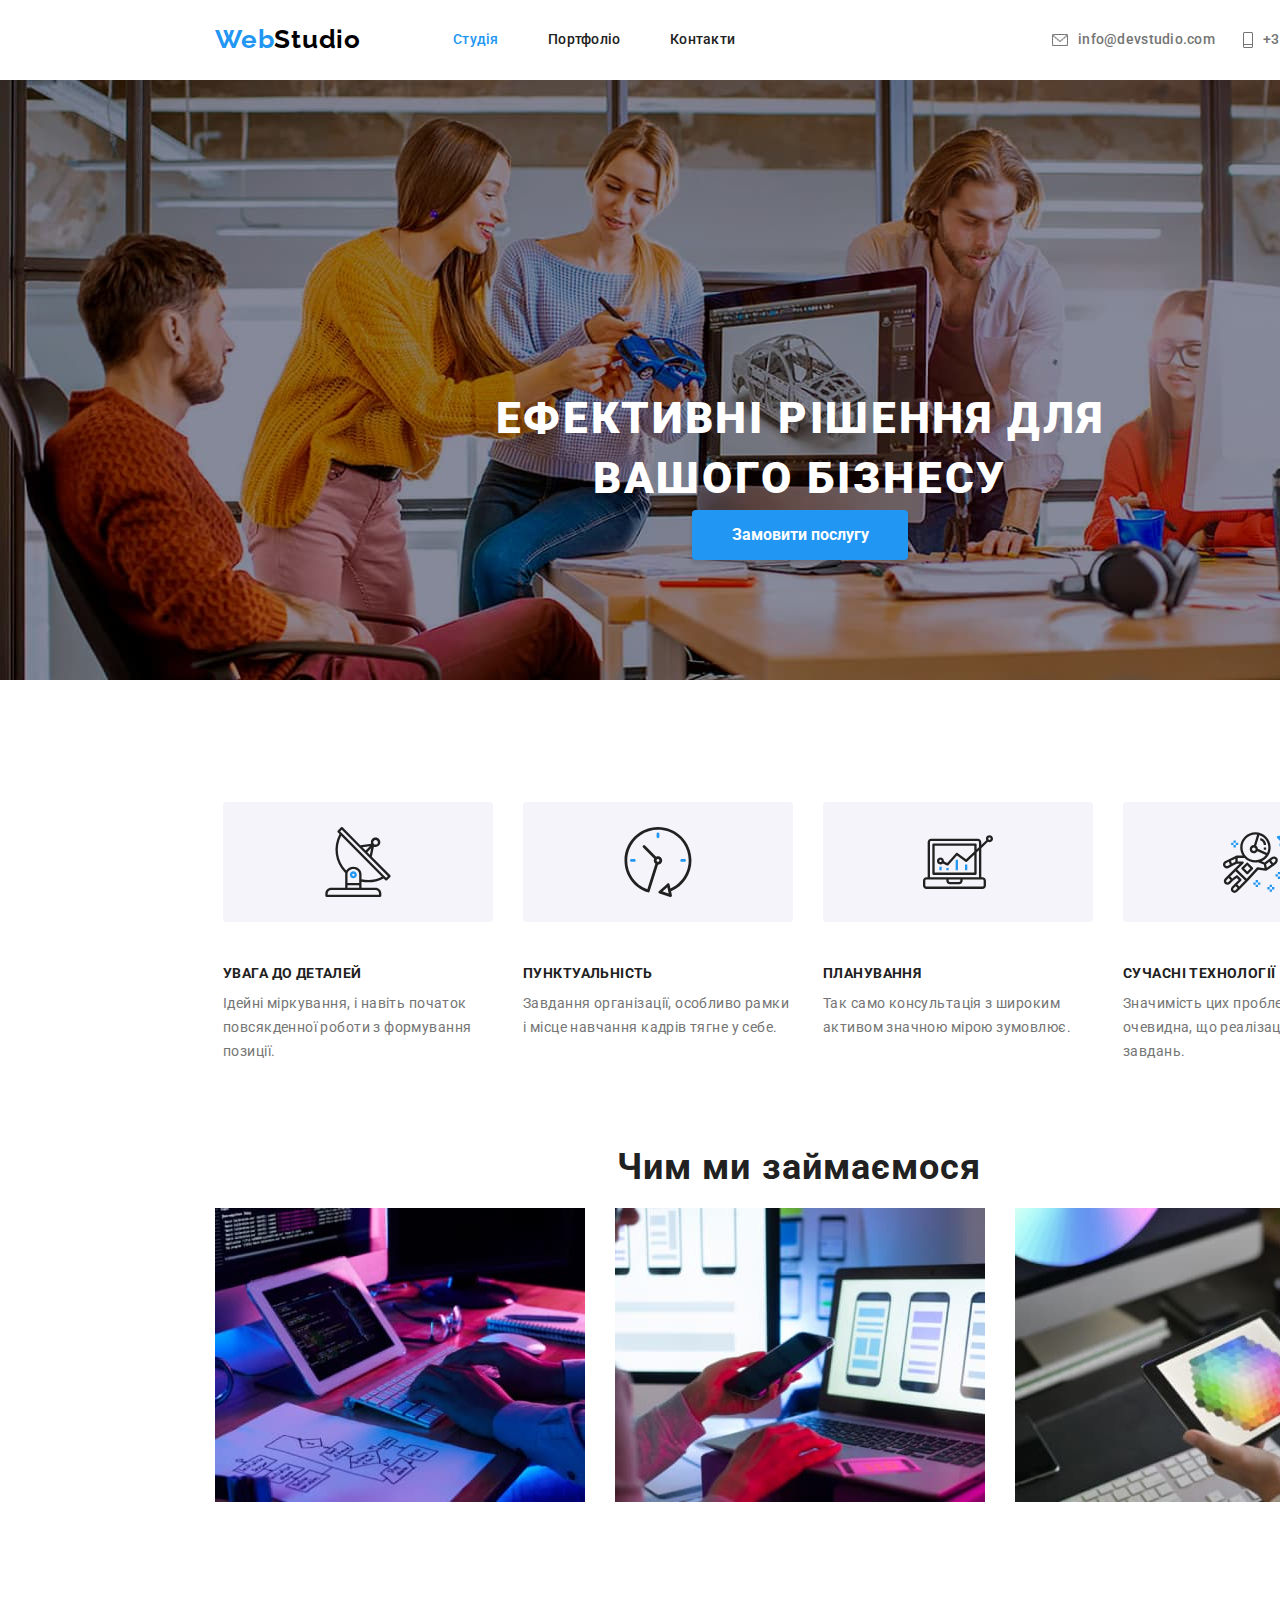
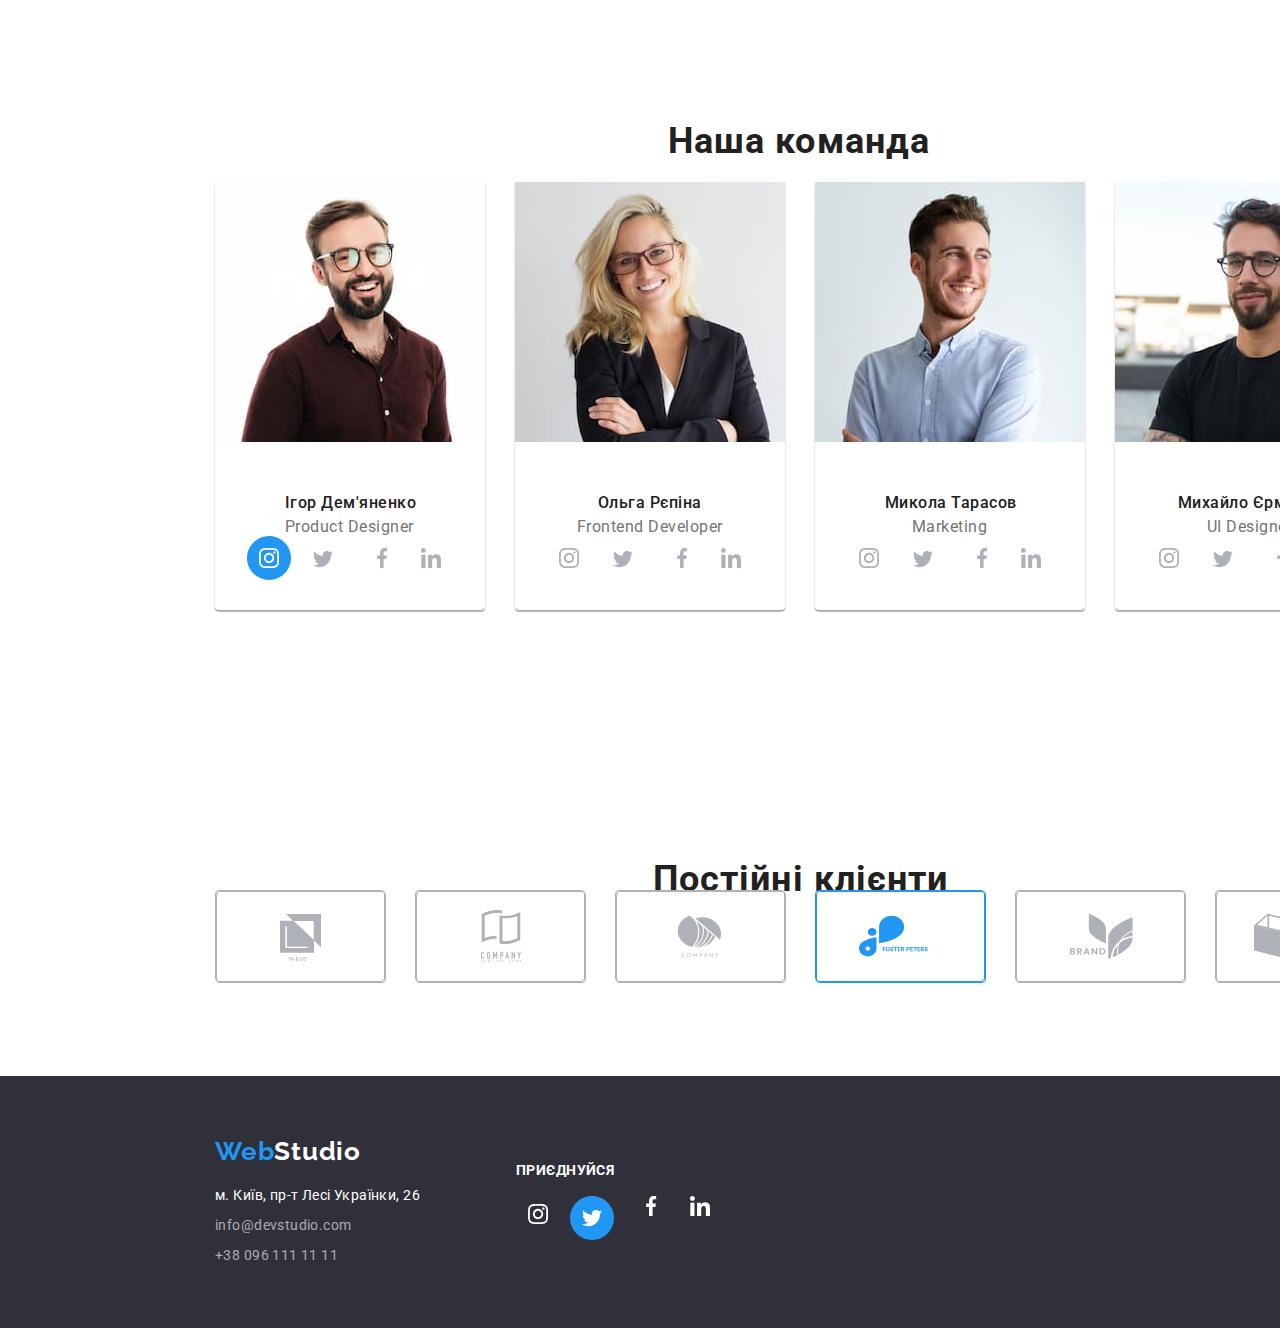
<file: index.html>
<!DOCTYPE html>
<html lang="uk">
<head>
  <meta charset="UTF-8">
  <meta http-equiv="X-UA-Compatible" content="IE=edge">
  <meta name="format-detection" content="telephone=no">
  <meta name="viewport" content="width=device-width, initial-scale=1.0, maximum-scale=1.0, user-scalable=no, shrink-to-fit=no">
  <link href="https://fonts.googleapis.com/css2?family=Roboto:wght@400;500;700&display=swap" rel="stylesheet">
  <link href="https://fonts.googleapis.com/css2?family=Raleway:wght@400;500;700&display=swap" rel="stylesheet">
  <link rel="stylesheet" href="styles/styles.css">
  <title>Main Page</title>
</head>

<body>
  <header>
    <nav>
      <a class="logo" href="index.html">Web<span class="logo_end">Studio</span></a>
      <ul>
        <li><a class="studio" href="#">Студія</a></li>
        <li><a class="portfolio" href="portfolio.html">Портфоліо</a>
        <li><a class="contact" href="#">Контакти</a></li>
      </ul>
    </nav>
    <ul>
      <li>
        <img class="mailIcon" src="./images/envelope.jpg" width="16" alt="лист">
        <a class="mail" href="mailto:info@devstudio.com">  info@devstudio.com </a>
      </li>
      <li>
        <img class="telIcon" src="./images/Vector.svg" width="10" height="16" alt="телефон">
        <a class="tel" href="tel:+380961111111">  +38 096 111 11 11</a>
      </li>
    </ul>

  </header>
  <main>
    <section class="overpick">
      <h1 class="efectText">Ефективні рішення для вашого бізнесу</h1>
      <img src="./images/Img back.jpg" width="1600" alt="Люди">
      <button class="btn" data-modal-open>Замовити послугу</button>
    </section>
    <section class="our_features">
      <h2 hidden>Наші особливості</h2>
      <ul>
        <li class="details">
         <h3>Увага до деталей</h3>
         <img class="overVec" src="./images/vector/Group1.svg" width="270"  alt="антена">
         <p class="text_features">Ідейні міркування, і навіть початок повсякденної роботи з формування позиції.</p>
        </li>
        <li class="punctuality">
          <h3>Пунктуальність</h3>
          <img class="overVec" src="./images/vector/Group2.svg" width="270" alt="годинник">
          <p class="text_features">Завдання організації, особливо рамки і місце навчання кадрів тягне у себе.</p>
        </li>
        <li class="plan">
          <h3 >Планування</h3>
          <img class="overVec" src="./images/vector/Group3.svg" width="270" alt="ком'ютер">

          <p class="text_features">Так само консультація з широким активом значною мірою зумовлює.</p>
        </li>
        <li class="modern">
          <h3>Сучасні технології</h3>
          <img class="overVec" src="./images/vector/Group4.svg" width="270" alt="космонавт">

          <p class="text_features">Значимість цих проблем настільки очевидна, що реалізація планових завдань.</p>
        </li>
      </ul>
    </section>
    <section class="work">
      <h2>Чим ми займаємося</h2>
      <ul>
        <li class="placeOne"> <img src="./images/img.jpg" width="370" alt="людина за комп'ютером"></li>
        <li class="placeTwo"><img src="./images/img1.jpg" width="370" alt="людина з телефоном"></li>
        <li class="placeThree"><img src="./images/img2.jpg" width="370" alt="людина за планшетом"></li>
      </ul>
    </section>
    <section class="team">
      <h2 class="team_w">Наша команда</h2>
      <ul>
        <li class="cardOne">
          <img src="./images/igor.jpg" width="270" alt="Ігор">
         <h4 class="nameOne">Ігор Дем'яненко</h4>
         <p class="jobOne">Product Designer</p>
      
         <a class="inst"href="#"><img src="./images/instagram.svg" alt="instagram"></a>
         <a class="twit" href="#"><img src="./images/twitter.svg" alt="twitter"></a>
         <a class="faceb" href="#"><img src="./images/facebook.svg" alt="Facebook"></a>
         <a class="linke" href="#"><img src="./images/linkedin.svg" alt="linkedin"></a>

        
        </li>
        <li class="cardTwo">
          <img src="./images/olga.jpg" width="270" alt="Ольга">
          <h4 class="nameTwo">Ольга Рєпіна</h4>
          <p class="jobTwo">Frontend Developer</p>
          <a class="inst2"href="#"><img src="./images/instagram2.svg" alt="instagram"></a>
          <a class="twit" href="#"><img src="./images/twitter.svg" alt="twitter"></a>
          <a class="faceb" href="#"><img src="./images/facebook.svg" alt="Facebook"></a>
          <a class="linke" href="#"><img src="./images/linkedin.svg" alt="linkedin"></a>

        </li>
        <li class="cardThree">
          <img src="./images/mykola.jpg" width="270" alt="Микола">
          <h4 class="nameThree">Микола Тарасов</h4>
          <p class="jobThree">Marketing</p>
          <a class="inst2"href="#"><img src="./images/instagram2.svg" alt="instagram"></a>
          <a class="twit" href="#"><img src="./images/twitter.svg" alt="twitter"></a>
          <a class="faceb" href="#"><img src="./images/facebook.svg" alt="Facebook"></a>
          <a class="linke" href="#"><img src="./images/linkedin.svg" alt="linkedin"></a>

        </li>
        <li class="cardFour">
          <img src="./images/myhaylo.jpg" width="270" alt="Михайло">
          <h4 class="nameFour">Михайло Єрмаков</h4>
          <p class="jobFour">UI Designer</p>
          <a class="inst2"href="#"><img src="./images/instagram2.svg" alt="instagram"></a>
          <a class="twit" href="#"><img src="./images/twitter.svg" alt="twitter"></a>
          <a class="faceb" href="#"><img src="./images/facebook.svg" alt="Facebook"></a>
          <a class="linke" href="#"><img src="./images/linkedin.svg" alt="linkedin"></a>

        </li>
      </ul>
    </section>
    <section >
      <ul>
        <li><h5 class="client">Постійні клієнти</h5></li>
        <li><a class="client1"href="#"><img src="./images/vector/Client1.svg" width="170" height="92" alt="Клієнт 1"></a></li>
        <li><a class="client2"href="#"><img src="./images/vector/Client2.svg" width="170" height="92" alt="Клієнт 2"></a></li>
        <li><a class="client3"href="#"><img src="./images/vector/Client3.svg" width="170" height="92" alt="Клієнт 3"></a></li>
        <li><a class="client4"href="#"><img src="./images/vector/Client4.svg" width="170" height="92" alt="Клієнт 4"></a></li>
        <li><a class="client5"href="#"><img src="./images/vector/Client5.svg" width="170" height="92" alt="Клієнт 5"></a></li>
        <li><a class="client6"href="#"><img src="./images/vector/Client6.svg" width="170" height="92" alt="Клієнт 6"></a></li>
      </ul>
    </section>
  </main>
            
  <footer>
    <a class="logo_foot" href="index.html">Web<span class="logo_endF">Studio</span></a>
    <address>
      <ul class="address">
        <li><a class="street" href="https://goo.gl/maps/CPtrU1FHBa2aNyZL9" target="_blank" rel="noopener noreferrer nofollow">м. Київ, пр-т Лесі Українки, 26</a></li>
        <li><a class="mail_foot" href="mailto:info@devstudio.com">info@devstudio.com</a></li>
        <li><a class="tel_foot" href="tel:+380961111111">+38 096 111 11 11</a></li>
      </ul>
    </address>
    <h3 class="conect">Приєднуйся</h3>
    <ul class="social">
      <li><a class="instF"href="#"><img src="./images/instagramF.svg" alt="instagram"></a></li>
        <li></li><a class="twitF" href="#"><img src="./images/twitterF.svg" alt="twitter"></a></li>
        <li></li><a class="facebF" href="#"><img src="./images/facebookF.svg" alt="Facebook"></a></li>
        <li></li><a class="linkF" href="#"><img src="./images/linkedinF.svg" alt="linkedin"></a></li>
    </ul>
 </footer>
</body>
</html>
</file>
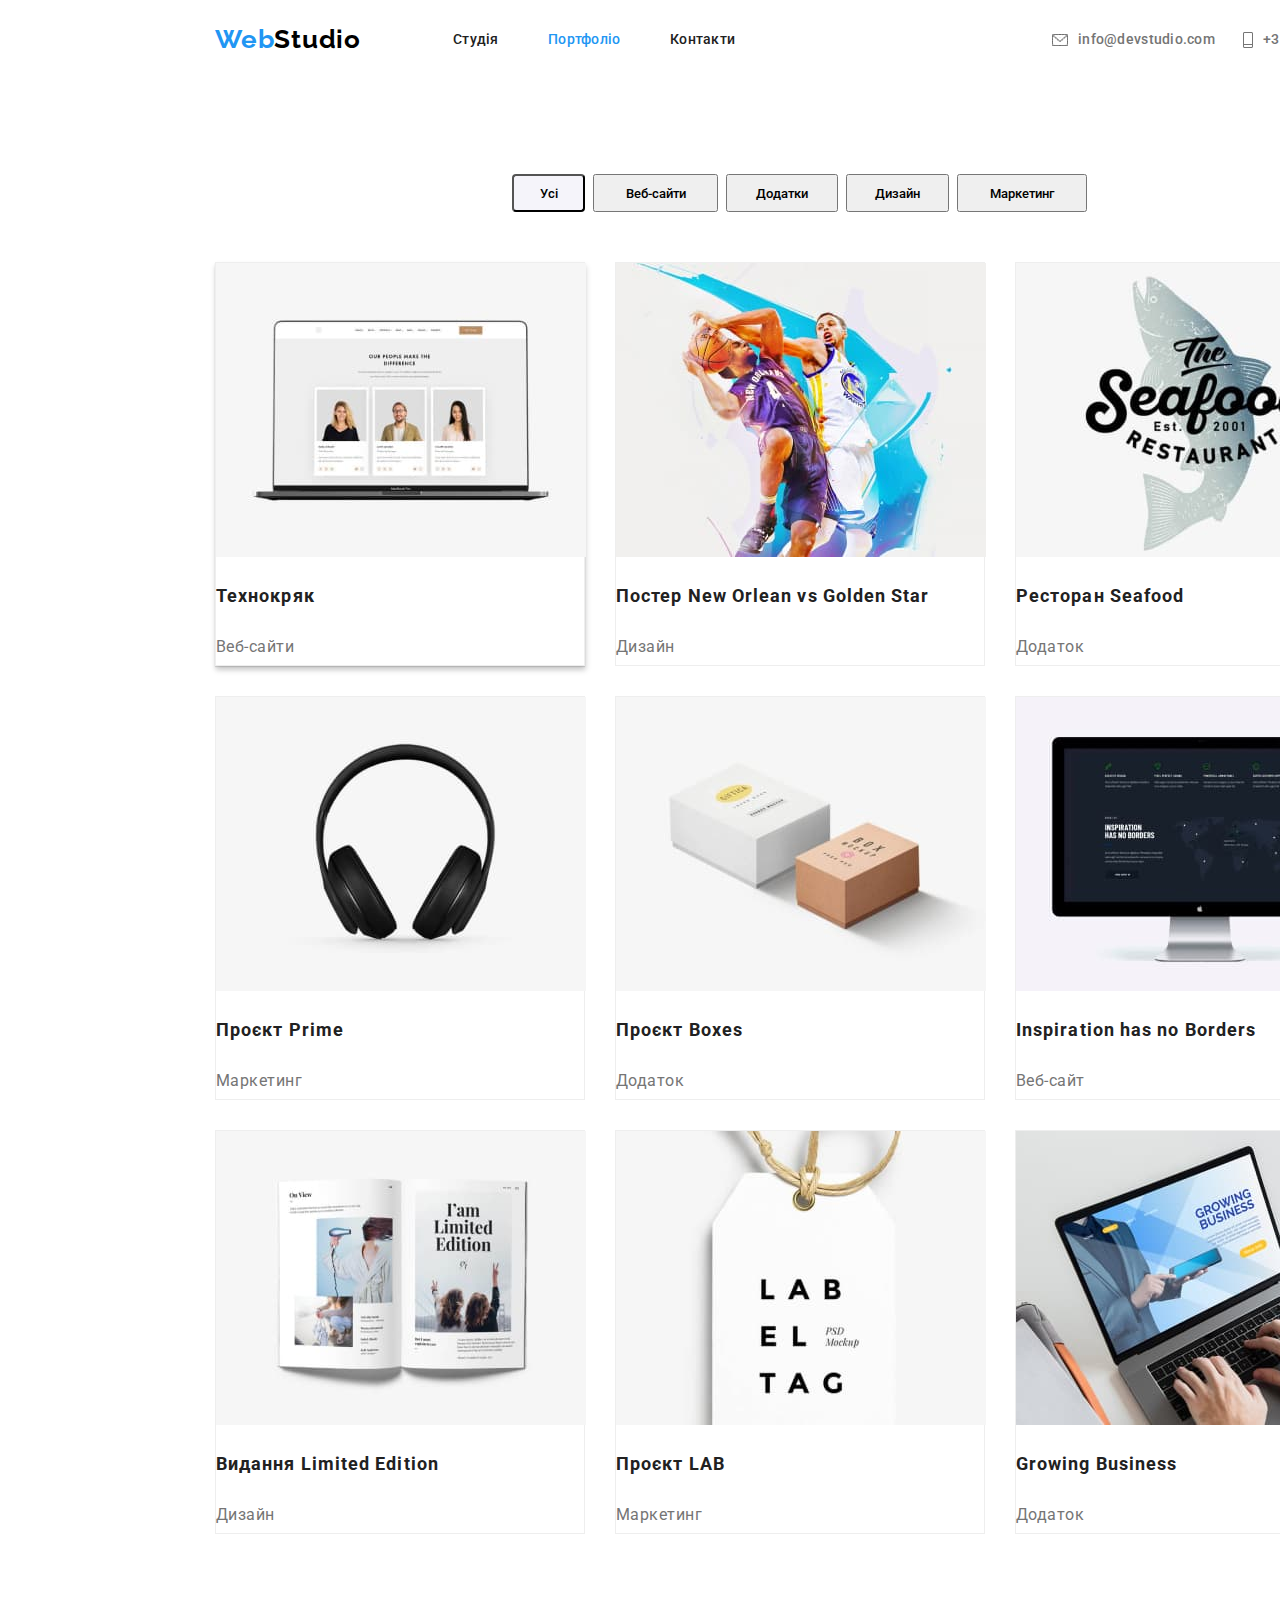
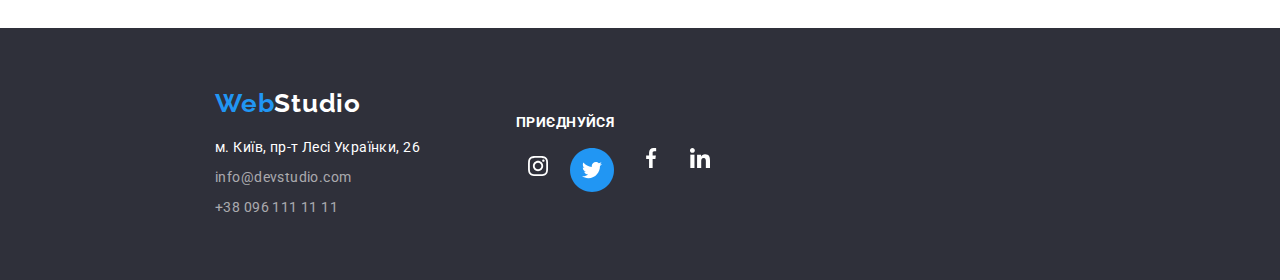
<file: portfolio.html>
<!DOCTYPE html>
<html lang="en">
<head>
    <meta charset="UTF-8">
    <meta http-equiv="X-UA-Compatible" content="IE=edge">
    <meta name="viewport" content="width=device-width, initial-scale=1.0">
    <link href="https://fonts.googleapis.com/css2?family=Roboto:wght@400;500;700&display=swap" rel="stylesheet">
    <link href="https://fonts.googleapis.com/css2?family=Raleway:wght@400;500;700&display=swap" rel="stylesheet">
    <link rel="stylesheet" href="styles/stylec_portfolio.css">
    <title>portfolio</title>
</head>
<body>
  <header>
    <nav>
      <a class="logo" href="index.html">Web<span class="logo_end">Studio</span></a>
      <ul>
        <li><a class="studio" href="index.html">Студія</a></li>
        <li><a class="portfolio" href="portfolio.html">Портфоліо</a>
        <li><a class="contact" href="#">Контакти</a></li>
      </ul>
    </nav>
    <ul>
      <li>
        <img class="mailIcon" src="./images/envelope.jpg" width="16" alt="лист">
        <a class="mail" href="mailto:info@devstudio.com">  info@devstudio.com </a>
      </li>
      <li>
        <img class="telIcon" src="./images/Vector.svg" width="10" height="16" alt="телефон">
        <a class="tel" href="tel:+380961111111">  +38 096 111 11 11</a>
      </li>
    </ul>
  </header>
    
  <main>
    <section class="bn">
      <h2 hidden >Фільтр</h2>
      <ul>
        <li><button class="bn1" type="button">Усі</button></li>
        <li><button class="bn2"type="button">Веб-сайти</button></li>
        <li><button class="bn3"type="button">Додатки</button></li>
        <li><button class="bn4"type="button">Дизайн</button></li>
        <li><button class="bn5"type="button">Маркетинг</button></li>
      </ul>
    </section>
    <section class="pn">
      <h3 hidden>Послуги</h3>
      <ul>
        <li class="tehno">
          <img src="./images/tehnokryak.jpg" width="370" alt="Технокряк">
          <h3>Технокряк</h3>
          <p>Веб-сайти</p>
        </li>
        <li class="poster">
          <img src="./images/poster.jpg" width="370" alt="Постер">
          <h3>Постер New Orlean vs Golden Star</h3>
          <p>Дизайн</p>
        </li>
        <li class="seafood">
          <img src="./images/seafood.jpg" width="370" alt="Ресторан">
          <h3>Ресторан Seafood</h3>
          <p>Додаток</p>
        </li>
        <li class="prime"><img src="./images/prime.jpg" width="370" alt="Проект">
          <h3>Проєкт Prime</h3>
          <p>Маркетинг</p>
        </li>
        <li class="boxes"><img src="./images/boxes.jpg" width="370" alt="Коробки">
          <h3>Проєкт Boxes</h3>
          <p>Додаток</p>
        </li>
        <li class="borders"><img src="./images/borders.jpg" width="370" alt="Комп'ютер"> 
          <h3> Inspiration has no Borders </h3>
          <p>Веб-сайт</p>
        </li>
        <li class="edit"><img src="./images/edit.jpg" width="370" alt="Книга"> 
          <h3> Видання Limited Edition </h3>
          <p>Дизайн</p>
        </li>
        <li class="lab"><img src="./images/lab.jpg" width="370" alt="Бірка"> 
          <h3>Проєкт LAB</h3>
          <p>Маркетинг</p>
        </li>
        <li class="business"><img src="./images/business.jpg" width="370" alt="Ноутбук"> 
          <h3> Growing Business </h3>
          <p>Додаток</p>
        </li>
      </ul>
    </section>
  </main>
  <footer>
    <a class="logo_foot" href="index.html">Web<span class="logo_endF">Studio</span></a>
    <address>
      <ul class="address">
        <li><a class="street" href="https://goo.gl/maps/CPtrU1FHBa2aNyZL9" target="_blank" rel="noopener noreferrer nofollow">м. Київ, пр-т Лесі Українки, 26</a></li>
        <li><a class="mail_foot" href="mailto:info@devstudio.com">info@devstudio.com</a></li>
        <li><a class="tel_foot" href="tel:+380961111111">+38 096 111 11 11</a></li>
      </ul>
    </address>
    <h3 class="conect">Приєднуйся</h3>
    <ul class="social">
      <li><a class="instF"href="#"><img src="./images/instagramF.svg" alt="instagram"></a></li>
      <li></li><a class="twitF" href="#"><img src="./images/twitterF.svg" alt="twitter"></a></li>
      <li></li><a class="facebF" href="#"><img src="./images/facebookF.svg" alt="Facebook"></a></li>
      <li></li><a class="linkF" href="#"><img src="./images/linkedinF.svg" alt="linkedin"></a></li>
    </ul>
  </footer>
</body>
</html>
</file>
<file: styles/styles.css>
:root{
    --main-font: 'Roboto', sana-serif;
    --main-light: #fff;
    --main-dark: #000;
    --main-color-font: #8F95A5;
    --secondary-color: #212121;
    --back-color: #F5F4FA;
    --main-back: #2196F3;}
.link{
    text-decoration: none;
    font-style: normal;
}
li {list-style-type: none;}
body{
    font-family: 'Roboto', sans-serif;
    font-size: 14px;
    letter-spacing: 0.03em;
    color: var(--main-color-font);
    background: var(--main-light);
}

/*header*/

.logo {
    position: absolute;
    width: 145px;
    height: 31px;
    left: 215px;
    top: 24px;
    font-family: 'Raleway';
    font-weight: 700;
    font-size: 26px;
    line-height: 1.2;
    letter-spacing: 0.03em;
    color: var(--main-back);
    text-decoration: none;}
.logo_end {
    color: var(--main-dark)}

.studio  {
    width: 45px;
    left: 453px;
    color: var(--main-back);
    position: absolute;
    height: 16px;
    top: 32px;
    font-weight: 500;
    font-size: 14px;
    line-height: 1.14;
    letter-spacing: 0.02em;
    text-decoration: none; }
.studio:hover{color: var(--main-back);}
.portfolio {
    width: 72px;
    left: 548px;
    color: var(--secondary-color);
    position: absolute;
    height: 16px;
    top: 32px;
    font-weight: 500;
    font-size: 14px;
    line-height: 1.14;
    letter-spacing: 0.02em;
    text-decoration: none; }
.portfolio:hover{color: var(--main-back);}
.contact{
    position: absolute;
    width: 64px;
    height: 16px;
    left: 670px;
    top: 32px;
    font-weight: 500;
    font-size: 14px;
    line-height: 1.14;
    letter-spacing: 0.02em;
    color: var(--secondary-color);
    text-decoration: none;}
.contact:hover{color: var(--main-back);}
.mail{
    position: absolute;
    width: 135px;
    height: 16px;
    left: 1078px;
    top: 32px;
    font-weight: 500;
    font-size: 14px;
    line-height: 1.14;
    letter-spacing: 0.02em;
    color: #757575;
    text-decoration: none;}
.mail:hover{color: var(--main-back);}
.tel{
    position: absolute;
    width: 122px;
    height: 16px;
    left: 1263px;
    top: 32px;
    font-weight: 500;
    font-size: 14px;
    line-height: 1.14;
    letter-spacing: 0.02em;
    color: #757575;
    text-decoration: none;}
.tel:hover{color: var(--main-back);}
.mailIcon{
    position: absolute;
    left: 1052px;
    right: 532px;
    top: 34px;
    bottom: 34px;
    background: var(--main-back)}
.telIcon{
    position: absolute;
    left: 1243px;
    right: 347px;
    top: 32px;
    bottom: 32px;}

/* Ефективні рішення для вашого бізнесу  */
.overpick {
    position: absolute;
    width: 1600px;
    height: 600px;
    left: 0px;
    top: 80px;
    background: rgba(47, 48, 58, 0.4);
}
.efectText {
    position: absolute;
    width: 696px;
    height: 120px;
    left: 452px;
    top: 280px;

    font-weight: 900;
    font-size: 44px;
    line-height: 1.36;
    text-align: center;
    letter-spacing: 0.06em;
    text-transform: uppercase;
    color: var(--main-light);
}
.btn{position: absolute;
    width: 216px;
    height: 50px;
    left: 692px;
    top: 430px;
    text-decoration:none;
    cursor:pointer;
    font-weight:700;
    line-height:1.87;
    font-size:16px;
    border-radius:4px;
    color: var(--main-light);
    font-family: 'Roboto';
    background-color: var(--main-back);
    border:none;
    box-shadow: 0px 4px 4px rgba(0, 0, 0, 0.15);
    border-radius: 4px;}
.btn:hover{

    background-color: #2196F3;;
}
/* Особливості*/
.our_features {
    position: absolute;
/*    width: 1170px;
    height: 248px;
    left: 215px;
    top: 774px;
*/
}
.details{
    position: absolute;
    left: 215px;

}
.overVec {
    position: absolute;
    width: 270px;
    height: 120px;
    top: 774px;
    background: var(--back-color);
    border-radius: 4px;
}

h3{
    position: absolute;
    width: 270px;
    height: 16px;
    top: 924px;

    font-weight: 700;
    font-size: 14px;
    line-height: 1.12;
    letter-spacing: 0.03em;
    text-transform: uppercase;
    color: var(--secondary-color);}
.text_features{
    position: absolute;
    width: 270px;
    height: 72px;
    top: 950px;

    font-weight: 400;
    font-size: 14px;
    line-height: 1.71;
    letter-spacing: 0.03em;
    color: #757575;
}


.punctuality{position: absolute;
    left: 515px;}

.plan{position: absolute;
    left: 815px;}

.modern{position: absolute;
    left: 1115px;}

h2{
    position: absolute;

    left: 617px;
    top: 1116px;
    
    font-weight: 700;
    font-size: 36px;
    line-height: 1.17;
    text-align: center;
    letter-spacing: 0.03em;
    color: var(--secondary-color)}

.placeOne{
    position: absolute; 
    top: 1208px;
    left: 215px;
    mix-blend-mode: normal;}
.placeTwo{
    position: absolute;
    left: 615px;
    top: 1208px;}
.placeThree{
    position: absolute;
    left: 1015px;
    top: 1208px;}

/**/
.team {
    background: var(--back-color);}
.team_w{
    position: absolute;
    left: 668px;
    top: 1690px;

    font-weight: 700;
    font-size: 36px;
    line-height: 1.17;
    text-align: center;
    letter-spacing: 0.03em;
    color: var(--secondary-color);}
.cardOne{
    position: absolute;
    width: 270px;
    height: 428px;
    left: 215px;
    top: 1782px;
    background: var(--main-light);
    box-shadow: 0px 1px 3px rgba(0, 0, 0, 0.12), 0px 1px 1px rgba(0, 0, 0, 0.14), 0px 2px 1px rgba(0, 0, 0, 0.2);
    border-radius: 0px 0px 4px 4px;  
}
.cardTwo{
    position: absolute;
    width: 270px;
    height: 428px;
    left: 515px;
    top: 1782px; 
    background: var(--main-light);   
    box-shadow: 0px 1px 3px rgba(0, 0, 0, 0.12), 0px 1px 1px rgba(0, 0, 0, 0.14), 0px 2px 1px rgba(0, 0, 0, 0.2);
    border-radius: 0px 0px 4px 4px;
}
.cardThree{
    position: absolute;
    width: 270px;
    height: 428px;
    left: 815px;
    top: 1782px;
    background: var(--main-light);
    box-shadow: 0px 1px 3px rgba(0, 0, 0, 0.12), 0px 1px 1px rgba(0, 0, 0, 0.14), 0px 2px 1px rgba(0, 0, 0, 0.2);
    border-radius: 0px 0px 4px 4px; 
}
.cardFour{
    position: absolute;
    width: 270px;
    height: 428px;
    left: 1115px;
    top: 1782px;   
    background: var(--main-light);
    box-shadow: 0px 1px 3px rgba(0, 0, 0, 0.12), 0px 1px 1px rgba(0, 0, 0, 0.14), 0px 2px 1px rgba(0, 0, 0, 0.2);
    border-radius: 0px 0px 4px 4px;
}
.nameOne{position: absolute;
    
    height: 19px;
    left: 70px;
    top: 290px;

    font-weight: 500;
    font-size: 16px;
    line-height: 1.19;

    text-align: center;
    letter-spacing: 0.03em;
    color: var(--secondary-color);
}
.jobOne{
    position: absolute;
    
    height: 19px;
    left: 70px;
    top: 319px;
    font-weight: 400;
    font-size: 16px;
    line-height: 1.19;
    text-align: center;
    letter-spacing: 0.03em;  
    color: #757575;}
.nameTwo{position: absolute;
    
    height: 19px;
    left: 83px;
    top: 290px;
    font-weight: 500;
    font-size: 16px;
    line-height: 1.19;

    text-align: center;
    letter-spacing: 0.03em;
    
    color: var(--secondary-color);
}
.jobTwo{position: absolute;
    
    height: 19px;
    left: 62px;
    top: 319px;
    font-weight: 400;
    font-size: 16px;
    line-height: 1.19;
    text-align: center;
    letter-spacing: 0.03em;
    color: #757575; 
}
.nameThree{position: absolute;
 
    left: 70px;
    top: 290px;

    font-weight: 500;
    font-size: 16px;
    line-height: 1.19;
    text-align: center;
    letter-spacing: 0.03em;
    color: var(--secondary-color);
}
.jobThree{position: absolute;
    
    height: 19px;
    left: 97px;
    top: 319px;
    font-weight: 400;
    font-size: 16px;
    line-height: 1.19;
    text-align: center;
    letter-spacing: 0.03em;
    color: #757575;}
.nameFour{position: absolute;
    height: 19px;
    left: 63px;
    top: 290px;

    font-weight: 500;
    font-size: 16px;
    line-height: 1.19;
    text-align: center;
    letter-spacing: 0.03em;
    color: var(--secondary-color)}
.jobFour{position: absolute;
    
    height: 19px;
    left: 92px;
    top: 319px;
 
    font-weight: 400;
    font-size: 16px;
    line-height: 1.19;

    text-align: center;
    letter-spacing: 0.03em;
    color: #757575;
}
.inst{
    position: absolute;
    left: 32px;
    top: 354px;
}
.twit{
    position: absolute;
    left: 98px;
    top: 368px;
}
.faceb{
    position: absolute;
    left: 157px;
    top: 366px;
}
.linke{    position: absolute;
    left: 206px;
    top: 366px;}

.inst2{
    position: absolute;
    left: 44px;
    top: 366px;}
/**/

.client {
    position: absolute;
    left: 653px;
    top: 2398px;
  
    font-weight: 700;
    font-size: 36px;
    line-height: 1.17;
    text-align: center;
    letter-spacing: 0.03em;
    
    color: var(--secondary-color);
}
.client1{
    box-sizing: border-box;

    position: absolute;
    width: 170px;
    height: 92px;
    left: 215px;
    top: 2490px;
    
    border: 1px solid #AFB1B8;
    border-radius: 4px;}
.client2{
    box-sizing: border-box;

    position: absolute;
    width: 170px;
    height: 92px;
    left: 415px;
    top: 2490px;
    
    border: 1px solid #AFB1B8;
    border-radius: 4px;
}
.client3{
    box-sizing: border-box;

    position: absolute;
    width: 170px;
    height: 92px;
    left: 615px;
    top: 2490px;
    
    border: 1px solid #AFB1B8;
    border-radius: 4px;
}
.client4{
    box-sizing: border-box;

    position: absolute;
    width: 170px;
    height: 92px;
    left: 815px;
    top: 2490px;
    
    border: 1px solid var(--main-back);
    border-radius: 4px;
}
.client5{

    box-sizing: border-box;

    position: absolute;
    width: 170px;
    height: 92px;
    left: 1015px;
    top: 2490px;
    
    border: 1px solid #AFB1B8;
    border-radius: 4px;
}
.client6{
    box-sizing: border-box;

    position: absolute;
    width: 170px;
    height: 92px;
    left: 1215px;
    top: 2490px;
    
    border: 1px solid #AFB1B8;
    border-radius: 4px;
}

/**/
footer {
    position: absolute;
    width: 1600px;
    height: 252px;
    left: 0px;
    top: 2676px;
    background: #2F303A;
}
.logo_foot{
    position: absolute;
    left: 215px;
    top:60px;
    
    font-family: 'Raleway';
    font-weight: 700;
    font-size: 26px;
    line-height: 1.19;  
    letter-spacing: 0.03em;
    
    color: var(--main-back);
    text-decoration: none;
}
.logo_endF{
    color: var(--main-light);
}
.address{}
.street{
    position: absolute;
    width: 231px;
    height: 21px;
    left: 215px;
    top: 111px;
   
    font-weight: 400;
    font-size: 14px;
    line-height: 1.17;

    letter-spacing: 0.03em;
    font-style: normal;
    color: var(--main-light);
    text-decoration: none; 
}
.street:focus{background: #2F303A;
}
.mail_foot{
    position: absolute;
    width: 231px;
    height: 21px;
    left: 215px;
    top: 141px;
    font-style: normal;
    font-weight: 400;
    font-size: 14px;
    line-height: 1.17;
    letter-spacing: 0.03em;
    color: rgba(255, 255, 255, 0.6);
    text-decoration: none;
} 
.mail_foot:focus{background: #2F303A;   
}
.tel_foot {
    position: absolute;
    width: 231px;
    height: 21px;
    left: 215px;
    top: 171px;
    font-style: normal;
    font-weight: 400;
    font-size: 14px;
    line-height: 1.17;
    letter-spacing: 0.03em; 
    color: rgba(255, 255, 255, 0.6);
    text-decoration: none;}
.tel_foot:focus{ background: #2F303A;
    
}
.conect {
    position: absolute;
    width: 116px;
    height: 16px;
    left: 516px;
    top: 72px;
    
    font-weight: 700;
    font-size: 14px;
    line-height: 1.17;
    letter-spacing: 0.03em;
    text-transform: uppercase;
    color: var(--main-light);
}
.instF{
    position: absolute;
    left: 528px;
    top: 128px;
}
.twitF{    position: absolute;
    left: 570px;
    top: 120px;}
.facebF{    position: absolute;
    left: 641px;
    top: 120px;}
.linkF{    position: absolute;
    left: 690px;
    top: 120px;}
</file>
<file: styles/stylec_portfolio.css>
:root{
    --main-font: 'Roboto', sana-serif;
    --main-light: #fff;
    --main-dark: #000;
    --main-color-font: #8F95A5;
    --secondary-color: #212121;
    --back-color: #F5F4FA;
    --main-back: #2196F3;}
.link{
    text-decoration: none;
    font-style: normal;
}
li {list-style-type: none;}
body{
    font-family: 'Roboto', sans-serif;
    font-size: 14px;
    letter-spacing: 0.03em;
    color: var(--main-color-font);

}

/*header*/

.logo {
    position: absolute;
    width: 145px;
    height: 31px;
    left: 215px;
    top: 24px;
    font-family: 'Raleway';
    font-weight: 700;
    font-size: 26px;
    line-height: 1.2;
    letter-spacing: 0.03em;
    color: var(--main-back);
    text-decoration: none;}
.logo_end {
    color: var(--main-dark)}

.studio  {
    width: 45px;
    left: 453px;
    color: var(--secondary-color);
    position: absolute;
    height: 16px;
    top: 32px;
    font-weight: 500;
    font-size: 14px;
    line-height: 1.14;
    letter-spacing: 0.02em;
    text-decoration: none; }
.studio:hover{
 color: var(--main-back);}
.portfolio {
    width: 72px;
    left: 548px;
    color: var(--main-back);
    position: absolute;
    height: 16px;
    top: 32px;
    font-weight: 500;
    font-size: 14px;
    line-height: 1.14;
    letter-spacing: 0.02em;
    text-decoration: none; }
.portfolio:hover { color: var(--main-back);
}
.contact{
    position: absolute;
    width: 64px;
    height: 16px;
    left: 670px;
    top: 32px;
    font-weight: 500;
    font-size: 14px;
    line-height: 1.14;
    letter-spacing: 0.02em;
    color: var(--secondary-color);
    text-decoration: none;}
.contact:hover{
    color: var(--main-back);}
.mail{
    position: absolute;
    width: 135px;
    height: 16px;
    left: 1078px;
    top: 32px;
    font-weight: 500;
    font-size: 14px;
    line-height: 1.14;
    letter-spacing: 0.02em;
    color: #757575;
    text-decoration: none;}
.mail:hover{color: var(--main-back);}
.tel{
    position: absolute;
    width: 122px;
    height: 16px;
    left: 1263px;
    top: 32px;
    font-weight: 500;
    font-size: 14px;
    line-height: 1.14;
    letter-spacing: 0.02em;
    color: #757575;
    text-decoration: none;}
.tel:hover{color: var(--main-back);}
.mailIcon{
    position: absolute;
    left: 1052px;
    right: 532px;
    top: 34px;
    bottom: 34px;
    background: var(--main-back)}
.telIcon{
    position: absolute;
    left: 1243px;
    right: 347px;
    top: 32px;
    bottom: 32px;}

main {
  
    width: 1170px;
    height: 1360px;}

h3{
    font-weight: 700;
    font-size: 18px;
    line-height: 2;
    letter-spacing: 0.06em;
    color: var(--secondary-color)}
p{

    font-weight: 400;
    font-size: 16px;
    line-height: 1.88;
    letter-spacing: 0.03em;
    color: #757575;    
}
/*.bn{
    position: absolute;
    width: 575px;
    height: 54px;
    left: 512px;
    top: 174px;
}*/
.bn1 {
    position: absolute;
    font-family: 'Roboto';
    font-weight: 500;
    width: 73px;
    height: 38px;
    left: 512px;
    top: 174px;
    background: var(--back-color);
    border-radius: 4px;}
.bn1:hover{
    background: #2196F3;
    color: #FFFFFF;
    box-shadow: 0px 3px 1px rgba(0, 0, 0, 0.1), 0px 1px 2px rgba(0, 0, 0, 0.08), 0px 2px 2px rgba(0, 0, 0, 0.12);
    border-radius: 4px;
}
.bn2{
    position: absolute;
    font-weight: 500;
    width: 125px;
    height: 38px;
    left: 593px;
    top: 174px;
    font-family: 'Roboto';
}
.bn2:hover{
    background: #2196F3;
    box-shadow: 0px 3px 1px rgba(0, 0, 0, 0.1), 0px 1px 2px rgba(0, 0, 0, 0.08), 0px 2px 2px rgba(0, 0, 0, 0.12);
    border-radius: 4px;
    color: #FFFFFF;
}
.bn3{
    position: absolute;
    font-weight: 500;
    width: 112px;
    height: 38px;
    left: 726px;
    top: 174px;
    font-family: 'Roboto';
}
.bn3:hover{
    background: #2196F3;
    box-shadow: 0px 3px 1px rgba(0, 0, 0, 0.1), 0px 1px 2px rgba(0, 0, 0, 0.08), 0px 2px 2px rgba(0, 0, 0, 0.12);
    border-radius: 4px;
    color: #FFFFFF;
}
.bn4{
    position: absolute;
    font-weight: 500;
    width: 103px;
    height: 38px;
    left: 846px;
    top: 174px;
    font-family: 'Roboto';
}
.bn4:hover{
    background: #2196F3;
    box-shadow: 0px 3px 1px rgba(0, 0, 0, 0.1), 0px 1px 2px rgba(0, 0, 0, 0.08), 0px 2px 2px rgba(0, 0, 0, 0.12);
    border-radius: 4px;
    color: #FFFFFF;
}
.bn5{
    position: absolute;
    font-weight: 500;
    width: 130px;
    height: 38px;
    left: 957px;
    top: 174px;
    font-family: 'Roboto';
}
.bn5:hover{
    background: #2196F3;
    box-shadow: 0px 3px 1px rgba(0, 0, 0, 0.1), 0px 1px 2px rgba(0, 0, 0, 0.08), 0px 2px 2px rgba(0, 0, 0, 0.12);
    border-radius: 4px;
    color: #FFFFFF;
}
.tehno{
    box-sizing: border-box;
    position: absolute;
    width: 370px;
    height: 404px;
    left: 215px;
    top: 262px;
    
    background: #FFFFFF;
    border: 1px solid #EEEEEE;
    box-shadow: 0px 1px 1px rgba(0, 0, 0, 0.12), 0px 4px 4px rgba(0, 0, 0, 0.06), 1px 4px 6px rgba(0, 0, 0, 0.16);}
.poster{
    box-sizing: border-box;

    position: absolute;
    width: 370px;
    height: 404px;
    left: 615px;
    top: 262px;
    
    background: #FFFFFF;
    border: 1px solid #EEEEEE;}
.seafood{
    box-sizing: border-box;

    position: absolute;
    width: 370px;
    height: 404px;
    left: 1015px;
    top: 262px;
    
    background: var(--main-light);
    border: 1px solid #EEEEEE;
}
.prime{
    box-sizing: border-box;

    position: absolute;
    width: 370px;
    height: 404px;
    left: 215px;
    top: 696px;
    
    background: var(--main-light);
    border: 1px solid #EEEEEE;
}
.boxes{
    box-sizing: border-box;

    position: absolute;
    width: 370px;
    height: 404px;
    left: 615px;
    top: 696px;
    
    background: var(--main-light);
    border: 1px solid #EEEEEE;
}
.borders{
    box-sizing: border-box;

    position: absolute;
    width: 370px;
    height: 404px;
    left: 1015px;
    top: 696px;
    background: var(--main-light);
    border: 1px solid #EEEEEE;
}
.edit{
    box-sizing: border-box;

    position: absolute;
    width: 370px;
    height: 404px;
    left: 215px;
    top: 1130px;
    
    background: var(--main-light);
    border: 1px solid #EEEEEE;
}
.lab{
    box-sizing: border-box;

    position: absolute;
    width: 370px;
    height: 404px;
    left: 615px;
    top: 1130px;
    
    background: var(--main-light);
    border: 1px solid #EEEEEE;
}
.business{
    box-sizing: border-box;

    position: absolute;
    width: 370px;
    height: 404px;
    left: 1015px;
    top: 1130px;
    
    background: var(--main-light);
    border: 1px solid #EEEEEE;
}
.pn{

    width: 1170px;
    height: 1360px;

}



footer {
    position: absolute;
    width: 1600px;
    height: 252px;
    left: 0px;
    top: 1628px;
    background: #2F303A;
    text-decoration: none;
    font-style: normal;
}
.logo_foot{
    position: absolute;
    left: 215px;
    top:60px;
    
    font-family: 'Raleway';
    
    font-weight: 700;
    font-size: 26px;
    line-height: 1.19;  
    letter-spacing: 0.03em;
    
    color: var(--main-back);
    text-decoration: none;
}
.logo_endF{
    color: var(--main-light);
}
.address{}
.street{
    position: absolute;
    width: 231px;
    height: 21px;
    left: 215px;
    top: 111px;
    
    font-weight: 400;
    font-size: 14px;
    line-height: 1.17;
    font-style: normal;
    letter-spacing: 0.03em;
    
    color: var(--main-light);
    text-decoration: none; 
}
.mail_foot{
    position: absolute;
    width: 231px;
    height: 21px;
    left: 215px;
    top: 141px;
    font-style: normal;
    font-weight: 400;
    font-size: 14px;
    line-height: 1.17;
    letter-spacing: 0.03em;
    color: rgba(255, 255, 255, 0.6);
    text-decoration: none;
} 
.tel_foot {
    position: absolute;
    width: 231px;
    height: 21px;
    left: 215px;
    top: 171px;
    font-style: normal;
    font-weight: 400;
    font-size: 14px;
    line-height: 1.17;
    letter-spacing: 0.03em; 
    color: rgba(255, 255, 255, 0.6);
    text-decoration: none;}
.conect {
    position: absolute;
    width: 116px;
    height: 16px;
    left: 516px;
    top: 72px;
   
    font-weight: 700;
    font-size: 14px;
    line-height: 1.17;
    letter-spacing: 0.03em;
    text-transform: uppercase;
    color: var(--main-light);
}
.instF{
    position: absolute;
    left: 528px;
    top: 128px;
}
.twitF{    position: absolute;
    left: 570px;
    top: 120px;}
.facebF{    position: absolute;
    left: 641px;
    top: 120px;}
.linkF{    position: absolute;
    left: 690px;
    top: 120px;}
.street_foot:focus{background: #2F303A;}
.tel_foot:focus{background: #2F303A;}
.mail_foot:focus{background: #2F303A;}
</file>
